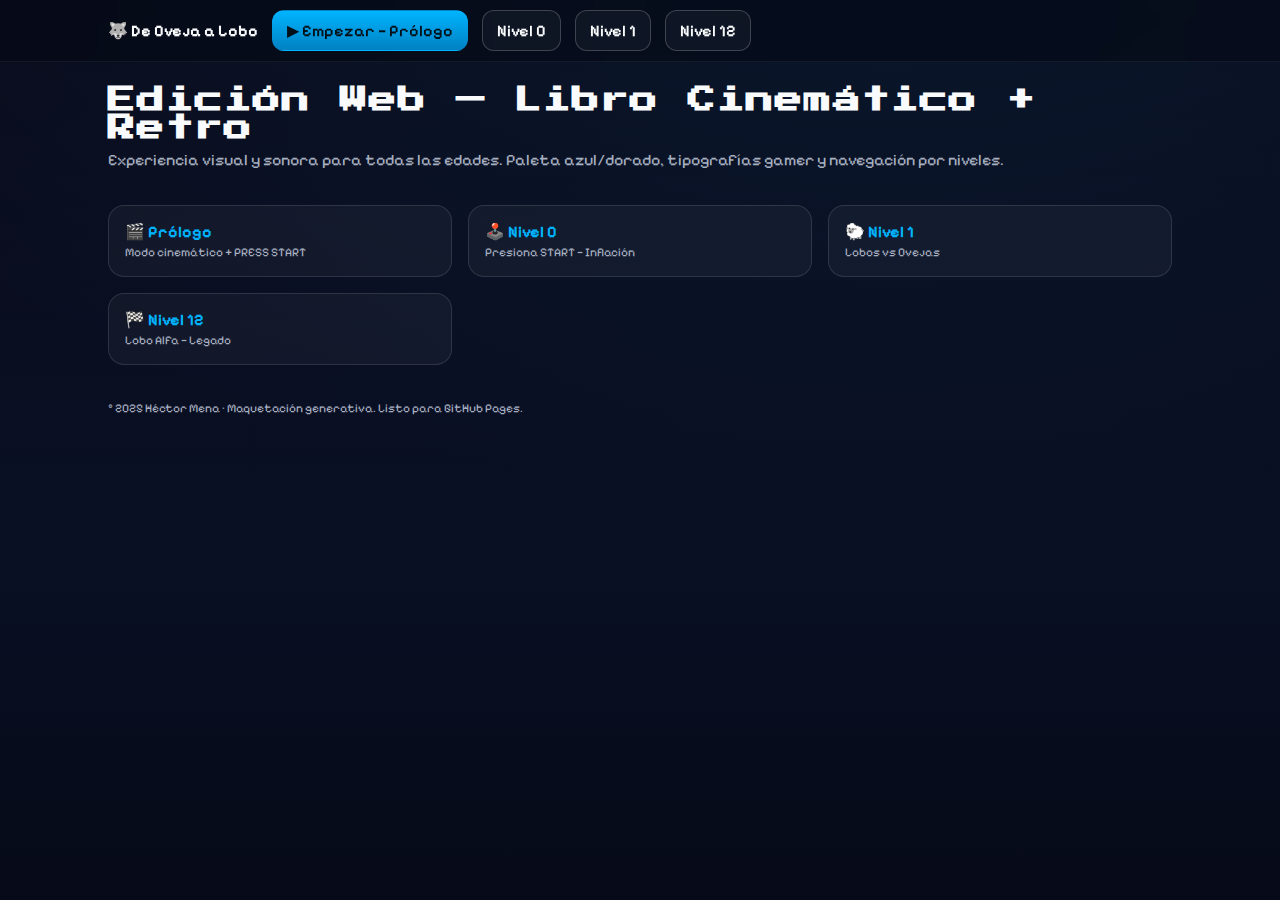
<file: index.html>
<!doctype html>
<html lang="es">
<head>
<meta charset="utf-8"/>
<meta name="viewport" content="width=device-width, initial-scale=1"/>
<title>De Oveja a Lobo — Edición Web</title>
<link rel="stylesheet" href="assets/css/style.css"/>
</head>
<body>
  <div class="navbar">
    <div class="wrap">
      <strong>🐺 De Oveja a Lobo</strong>
      <a class="btn primary" href="levels/prologo.html">▶ Empezar — Prólogo</a>
      <a class="btn" href="levels/nivel-0.html">Nivel 0</a>
      <a class="btn" href="levels/nivel-1.html">Nivel 1</a>
      <a class="btn" href="levels/nivel-12.html">Nivel 12</a>
    </div>
  </div>

  <header class="header">
    <h1>Edición Web — Libro Cinemático + Retro</h1>
    <p>Experiencia visual y sonora para todas las edades. Paleta azul/dorado, tipografías gamer y navegación por niveles.</p>
  </header>

  <main class="hero">
    <div class="grid">
      <a class="level-link" href="levels/prologo.html"><strong>🎬 Prólogo</strong><br/><span class="small">Modo cinemático + PRESS START</span></a>
      <a class="level-link" href="levels/nivel-0.html"><strong>🕹️ Nivel 0</strong><br/><span class="small">Presiona START — Inflación</span></a>
      <a class="level-link" href="levels/nivel-1.html"><strong>🐑 Nivel 1</strong><br/><span class="small">Lobos vs Ovejas</span></a>
      <a class="level-link" href="levels/nivel-12.html"><strong>🏁 Nivel 12</strong><br/><span class="small">Lobo Alfa — Legado</span></a>
    </div>
  </main>

  <footer class="footer">© 2025 Héctor Mena · Maquetación generativa. Listo para GitHub Pages.</footer>
</body>
</html>
</file>
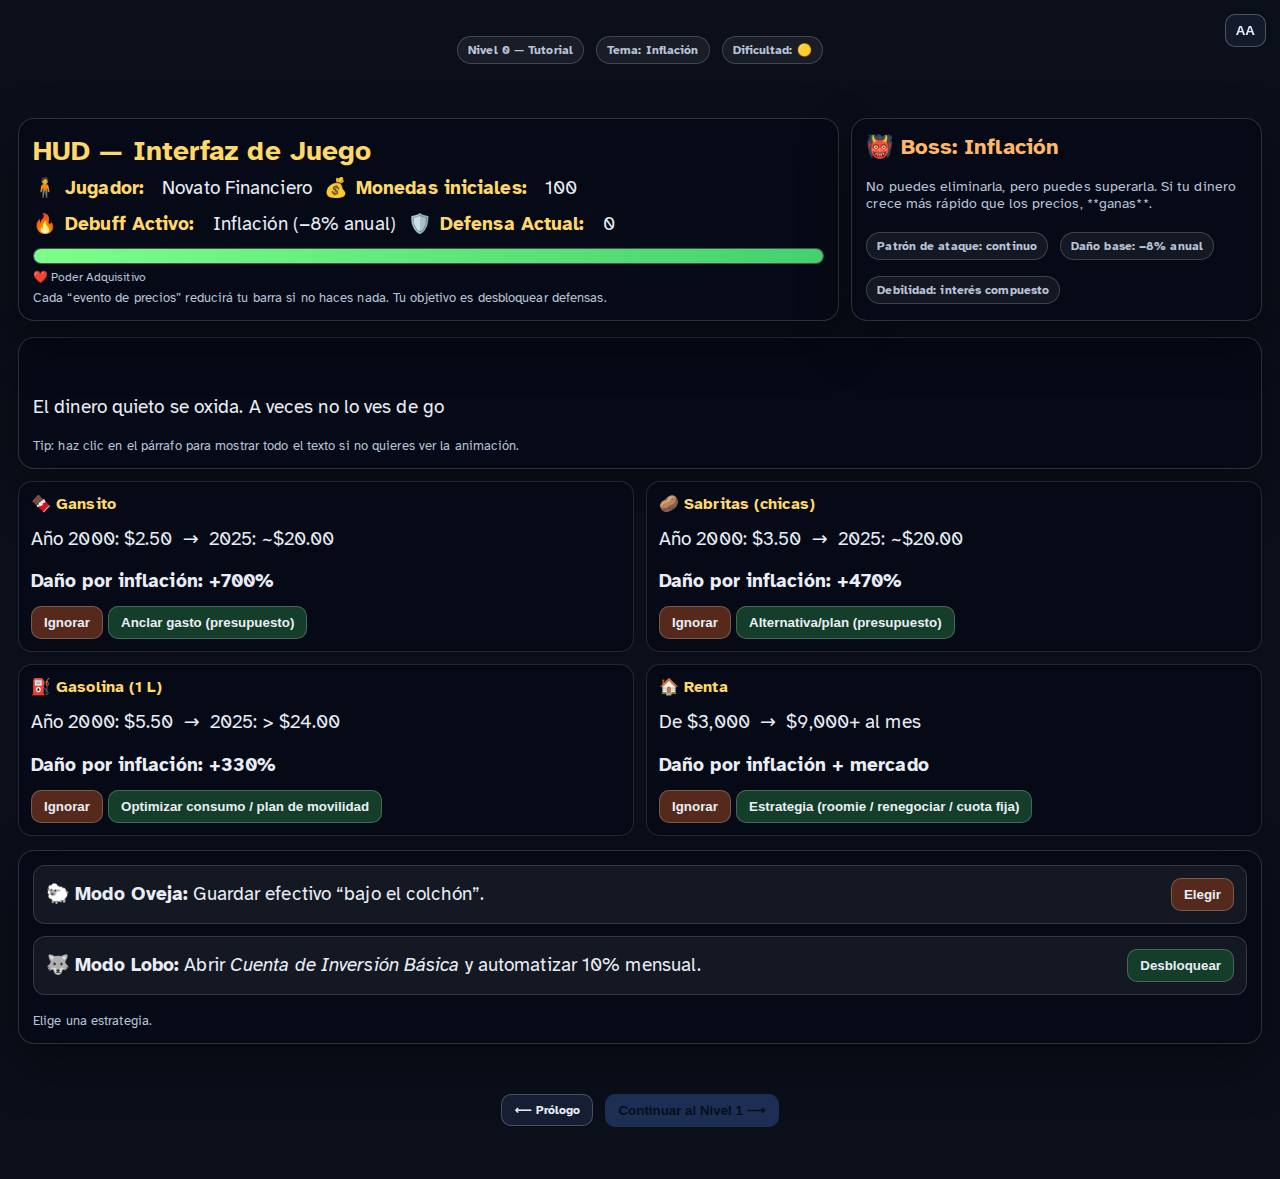
<file: levels/nivel-0.html>
<!doctype html>
<html lang="es">
<head>
<meta charset="utf-8"/>
<meta name="viewport" content="width=device-width, initial-scale=1"/>
<title>Nivel 0 — El Ladrón Silencioso (Inflación)</title>

<link href="https://fonts.googleapis.com/css2?family=Atkinson+Hyperlegible:wght@400;700&display=swap" rel="stylesheet">
<link rel="stylesheet" href="../assets/css/style.css"/>

<style>
:root{ --ink:#E9EEF6; --muted:#B9C4D8; --gold:#FFD86A; --cyan:#86E7FF; --hp:#7CFF8A; --hpLow:#FF6B6B; --panel:rgba(6,10,22,.90); --panelHC:#05070D; }
html{ font-size:18px } @media (min-width:1024px){ html{ font-size:19px } }
body{ font-family:"Atkinson Hyperlegible", system-ui, -apple-system, "Segoe UI", Roboto, Arial, sans-serif; color:var(--ink); -webkit-font-smoothing:antialiased; -moz-osx-font-smoothing:grayscale; letter-spacing:.1px; background:#0a0f1a }
.page{min-height:100vh; display:grid; grid-template-rows:auto 1fr auto}
.header, .footer{padding:12px 16px}
.main{padding:18px}

/* HUD */
.hud{display:grid; gap:12px; grid-template-columns:1fr; margin-bottom:16px}
@media(min-width:900px){ .hud{grid-template-columns: 2fr 1fr} }
.card{background:var(--panel); border:1px solid rgba(255,255,255,.16); border-radius:16px; padding:14px 14px; box-shadow:0 20px 50px rgba(0,0,0,.38)}
body.hc .card{background:var(--panelHC); border-color:#3A4A74}
.hud h1{font-size: clamp(20px,3vw,28px); color:var(--gold); margin:0 0 8px}
.row{display:flex; align-items:center; gap:12px; flex-wrap:wrap}
.badge{font-weight:700; font-size:12px; padding:6px 10px; border-radius:999px; border:1px solid rgba(255,255,255,.18); background:rgba(255,255,255,.06); color:var(--muted)}
.stat{display:flex; gap:8px; align-items:center}
.stat b{color:var(--gold)}
.sep{height:12px}

/* HP Bar */
.hpBar{position:relative; height:16px; background:rgba(255,255,255,.1); border:1px solid rgba(255,255,255,.2); border-radius:999px; overflow:hidden}
.hpFill{height:100%; width:100%; background:linear-gradient(90deg, var(--hp), #44d16c); transition:width .8s ease}
.hpFill.low{background:linear-gradient(90deg, var(--hpLow), #ff946b)}
.hpLabel{font-size:12px; color:var(--muted); margin-top:6px}

/* Boss */
.boss{display:grid; gap:10px}
.boss h2{margin:0; color:#ffb86b; font-size: clamp(18px,2.2vw,22px)}
.bossNote{font-size:14px; color:var(--muted)}

/* Paneles de evento */
.events{display:grid; gap:12px; grid-template-columns:1fr}
@media(min-width:900px){ .events{grid-template-columns:1fr 1fr} }
.event{background:var(--panel); border:1px solid rgba(255,255,255,.12); border-radius:14px; padding:12px}
.event h3{margin:0 0 6px; font-size:16px; color:var(--gold)}
.event p{margin:8px 0; line-height:1.8}
.event .delta{font-weight:700}
.event .act{margin-top:8px}

/* Choices */
.choices{display:grid; gap:12px; margin-top:14px}
.choice{display:flex; justify-content:space-between; align-items:center; gap:12px; background:rgba(255,255,255,.06); border:1px solid rgba(255,255,255,.14); border-radius:12px; padding:12px}
.choice p{margin:0}
.choice .do{display:flex; gap:8px; align-items:center}
.btn{border:1px solid rgba(255,255,255,.22); background:#151e33; color:var(--ink); border-radius:10px; padding:8px 12px; cursor:pointer; font-weight:700}
.btn:hover{background:#1a2642}
.btn.primary{background:#1c2e54}
.btn.go{background:#143d2a}
.btn.warn{background:#552a1c}
.notice{font-size:13px; color:var(--muted); margin-top:6px}

/* Footer nav */
.navRow{display:flex; justify-content:space-between; align-items:center; gap:12px}

/* AA button */
.aa{ position: fixed; top: 14px; right: 14px; z-index: 9999; padding: 8px 10px; border-radius: 10px; border: 1px solid rgba(255,255,255,.25); background: rgba(20,28,48,.85); color: #E9EEF6; font-weight: 700; cursor: pointer;}
.aa:hover{ background: rgba(20,28,48,.98); }

/* Typewriter utility */
.typewriter{white-space:pre-wrap}
.tip{font-size:13px; color:var(--muted)}
</style>
</head>
<body>
<button id="toggleAA" class="aa" aria-pressed="false" title="Alto contraste y tamaño de texto">AA</button>

<!-- Audio -->
<audio id="bgIntro"   src="../assets/sounds/game_music.wav" preload="auto" loop></audio>
<audio id="bgRetro"   src="../assets/sounds/retro_loop.wav"   preload="auto" loop></audio>
<audio id="sfxType"   src="../assets/sounds/typewriter.mp3"  preload="auto"></audio>
<audio id="sfxBeep"   src="../assets/sounds/start_beep.wav"   preload="auto"></audio>
<audio id="sfxGlitch" src="../assets/sounds/transition_glitch.wav" preload="auto"></audio>
<audio id="sfxWin"    src="../assets/sounds/win_jingle.wav"   preload="auto"></audio>

<div class="page">
  <header class="header">
    <div class="row">
      <span class="badge">Nivel 0 — Tutorial</span>
      <span class="badge">Tema: Inflación</span>
      <span class="badge">Dificultad: 🟡</span>
    </div>
  </header>

  <main class="main">
    <!-- HUD -->
    <section class="hud">
      <div class="card">
        <h1>HUD — Interfaz de Juego</h1>
        <div class="row">
          <div class="stat">🧍 <b>Jugador:</b>&nbsp; Novato Financiero</div>
          <div class="stat">💰 <b>Monedas iniciales:</b>&nbsp; 100</div>
          <div class="stat">🔥 <b>Debuff Activo:</b>&nbsp; Inflación (−8% anual)</div>
          <div class="stat">🛡️ <b>Defensa Actual:</b>&nbsp; 0</div>
        </div>
        <div class="sep"></div>
        <div class="hpBar" aria-label="Poder adquisitivo (barra de vida)">
          <div id="hpFill" class="hpFill" style="width:100%"></div>
        </div>
        <div class="hpLabel">❤️ Poder Adquisitivo</div>
        <div class="notice">Cada “evento de precios” reducirá tu barra si no haces nada. Tu objetivo es desbloquear defensas.</div>
      </div>

      <div class="card boss">
        <h2>👹 Boss: Inflación</h2>
        <div class="bossNote">No puedes eliminarla, pero puedes superarla. Si tu dinero crece más rápido que los precios, **ganas**.</div>
        <div class="row">
          <span class="badge">Patrón de ataque: continuo</span>
          <span class="badge">Daño base: −8% anual</span>
          <span class="badge">Debilidad: interés compuesto</span>
        </div>
      </div>
    </section>

    <!-- Narrativa breve -->
    <section class="card">
      <p id="introText" class="typewriter">
El dinero quieto se oxida. A veces no lo ves de golpe, pero lo sientes en el OXXO, en la gasolinera, en la renta.
Tu primera misión no es “ganar más” — es **dejar de perder**.
      </p>
      <div class="tip">Tip: haz clic en el párrafo para mostrar todo el texto si no quieres ver la animación.</div>
    </section>

    <div class="sep"></div>

    <!-- Eventos de precios -->
    <section class="events">
      <div class="event">
        <h3>🍫 Gansito</h3>
        <p>Año 2000: $2.50 &nbsp;→&nbsp; 2025: ~$20.00</p>
        <p class="delta">Daño por inflación: +700%</p>
        <div class="act">
          <button class="btn warn" data-damage="10">Ignorar</button>
          <button class="btn go"   data-shield="5">Anclar gasto (presupuesto)</button>
        </div>
      </div>

      <div class="event">
        <h3>🥔 Sabritas (chicas)</h3>
        <p>Año 2000: $3.50 &nbsp;→&nbsp; 2025: ~$20.00</p>
        <p class="delta">Daño por inflación: +470%</p>
        <div class="act">
          <button class="btn warn" data-damage="10">Ignorar</button>
          <button class="btn go"   data-shield="5">Alternativa/plan (presupuesto)</button>
        </div>
      </div>

      <div class="event">
        <h3>⛽ Gasolina (1 L)</h3>
        <p>Año 2000: $5.50 &nbsp;→&nbsp; 2025: > $24.00</p>
        <p class="delta">Daño por inflación: +330%</p>
        <div class="act">
          <button class="btn warn" data-damage="15">Ignorar</button>
          <button class="btn go"   data-shield="8">Optimizar consumo / plan de movilidad</button>
        </div>
      </div>

      <div class="event">
        <h3>🏠 Renta</h3>
        <p>De $3,000 &nbsp;→&nbsp; $9,000+ al mes</p>
        <p class="delta">Daño por inflación + mercado</p>
        <div class="act">
          <button class="btn warn" data-damage="18">Ignorar</button>
          <button class="btn go"   data-shield="10">Estrategia (roomie / renegociar / cuota fija)</button>
        </div>
      </div>
    </section>

    <!-- Decisión -->
    <section class="card choices">
      <div class="choice">
        <p>🐑 <b>Modo Oveja:</b> Guardar efectivo “bajo el colchón”.</p>
        <div class="do">
          <button class="btn warn" id="btnSheep">Elegir</button>
        </div>
      </div>
      <div class="choice">
        <p>🐺 <b>Modo Lobo:</b> Abrir <i>Cuenta de Inversión Básica</i> y automatizar 10% mensual.</p>
        <div class="do">
          <button class="btn go" id="btnWolf">Desbloquear</button>
        </div>
      </div>
      <div class="notice" id="resultMsg">Elige una estrategia.</div>
    </section>
  </main>

  <footer class="footer">
    <div class="navRow">
      <a class="btn" href="prologo.html">⟵ Prólogo</a>
      <button class="btn primary" id="nextLevel" disabled>Continuar al Nivel 1 ⟶</button>
    </div>
  </footer>
</div>

<script>
/* Audio gesture */
let audioReady=false;
const bgIntro   = document.getElementById('bgIntro');
const bgRetro   = document.getElementById('bgRetro');
const sfxType   = document.getElementById('sfxType');
const sfxBeep   = document.getElementById('sfxBeep');
function tryPlay(a){ a && a.play && a.play().catch(()=>{}); }
function playOnce(a){ if(!a) return; try{ a.currentTime=0; a.play(); }catch(e){} }
document.addEventListener('click', ()=>{ if(!audioReady){ audioReady=true; tryPlay(bgRetro);} }, {once:true});

/* Typewriter with click-to-skip */
const introText = document.getElementById('introText');
const introRaw  = introText.textContent;
introText.textContent = "";
const speed = 14;
function typeWriter(el, text, idx=0){
  if(idx===0 && audioReady) playOnce(sfxType);
  if(idx<text.length){
    el.innerHTML += text[idx] === "\n" ? "<br/>" : text[idx];
    setTimeout(()=>typeWriter(el,text,idx+1),speed);
  }
}
typeWriter(introText, introRaw);
introText.addEventListener('click', ()=>{ introText.innerHTML = introRaw.replaceAll("\n","<br/>"); }, {once:true});

/* HP logic */
let hp = 100;
let shield = 0;
const hpFill = document.getElementById('hpFill');
function renderHP(){
  const w = Math.max(0, Math.min(100, hp));
  hpFill.style.width = w + "%";
  if (w <= 35){ hpFill.classList.add('low'); } else { hpFill.classList.remove('low'); }
}
renderHP();

function takeDamage(d){ 
  const absorb = Math.min(shield, d);
  d -= absorb;
  shield -= absorb;
  hp -= d;
  renderHP();
}
function addShield(s){ shield += s; }

/* Event buttons */
document.querySelectorAll('.event .btn.warn').forEach(b=>{
  b.addEventListener('click', ()=>{
    const dmg = Number(b.dataset.damage||"10");
    takeDamage(dmg);
    b.disabled = true;
  });
});
document.querySelectorAll('.event .btn.go').forEach(b=>{
  b.addEventListener('click', ()=>{
    const sh = Number(b.dataset.shield||"5");
    addShield(sh);
    b.disabled = true;
    playOnce(sfxBeep);
  });
});

/* Choices */
const resultMsg = document.getElementById('resultMsg');
const btnSheep = document.getElementById('btnSheep');
const btnWolf  = document.getElementById('btnWolf');
const nextBtn  = document.getElementById('nextLevel');

btnSheep.addEventListener('click', ()=>{
  takeDamage(20); // perder vs inflación
  resultMsg.innerHTML = "Elegiste 🐑 Modo Oveja. El efectivo pierde valor con el tiempo. <br>Tip: pasa al Modo Lobo para desbloquear defensa.";
});

btnWolf.addEventListener('click', ()=>{
  addShield(25); // cuenta de inversión básica
  resultMsg.textContent = "¡Modo 🐺 Lobo activado! Desbloqueaste: Cuenta de Inversión Básica (+25 de defensa).";
  nextBtn.disabled = false;
  playOnce(sfxBeep);
});

/* Next level (ajusta la ruta del nivel 1 si la tienes) */
nextBtn.addEventListener('click', ()=>{
  // ejemplo: levels/nivel-1.html (cámbialo si tu estructura es distinta)
  window.location.href = "nivel-1.html";
});

/* AA toggle */
const aa = document.getElementById('toggleAA');
if (aa){
  const saved = localStorage.getItem('hc') === 'true';
  if (saved) document.body.classList.add('hc');
  aa.setAttribute('aria-pressed', saved ? 'true' : 'false');
  aa.addEventListener('click', ()=>{
    document.body.classList.toggle('hc');
    const on = document.body.classList.contains('hc');
    localStorage.setItem('hc', on);
    aa.setAttribute('aria-pressed', on ? 'true' : 'false');
  });
}
</script>
</body>
</html>
</file>
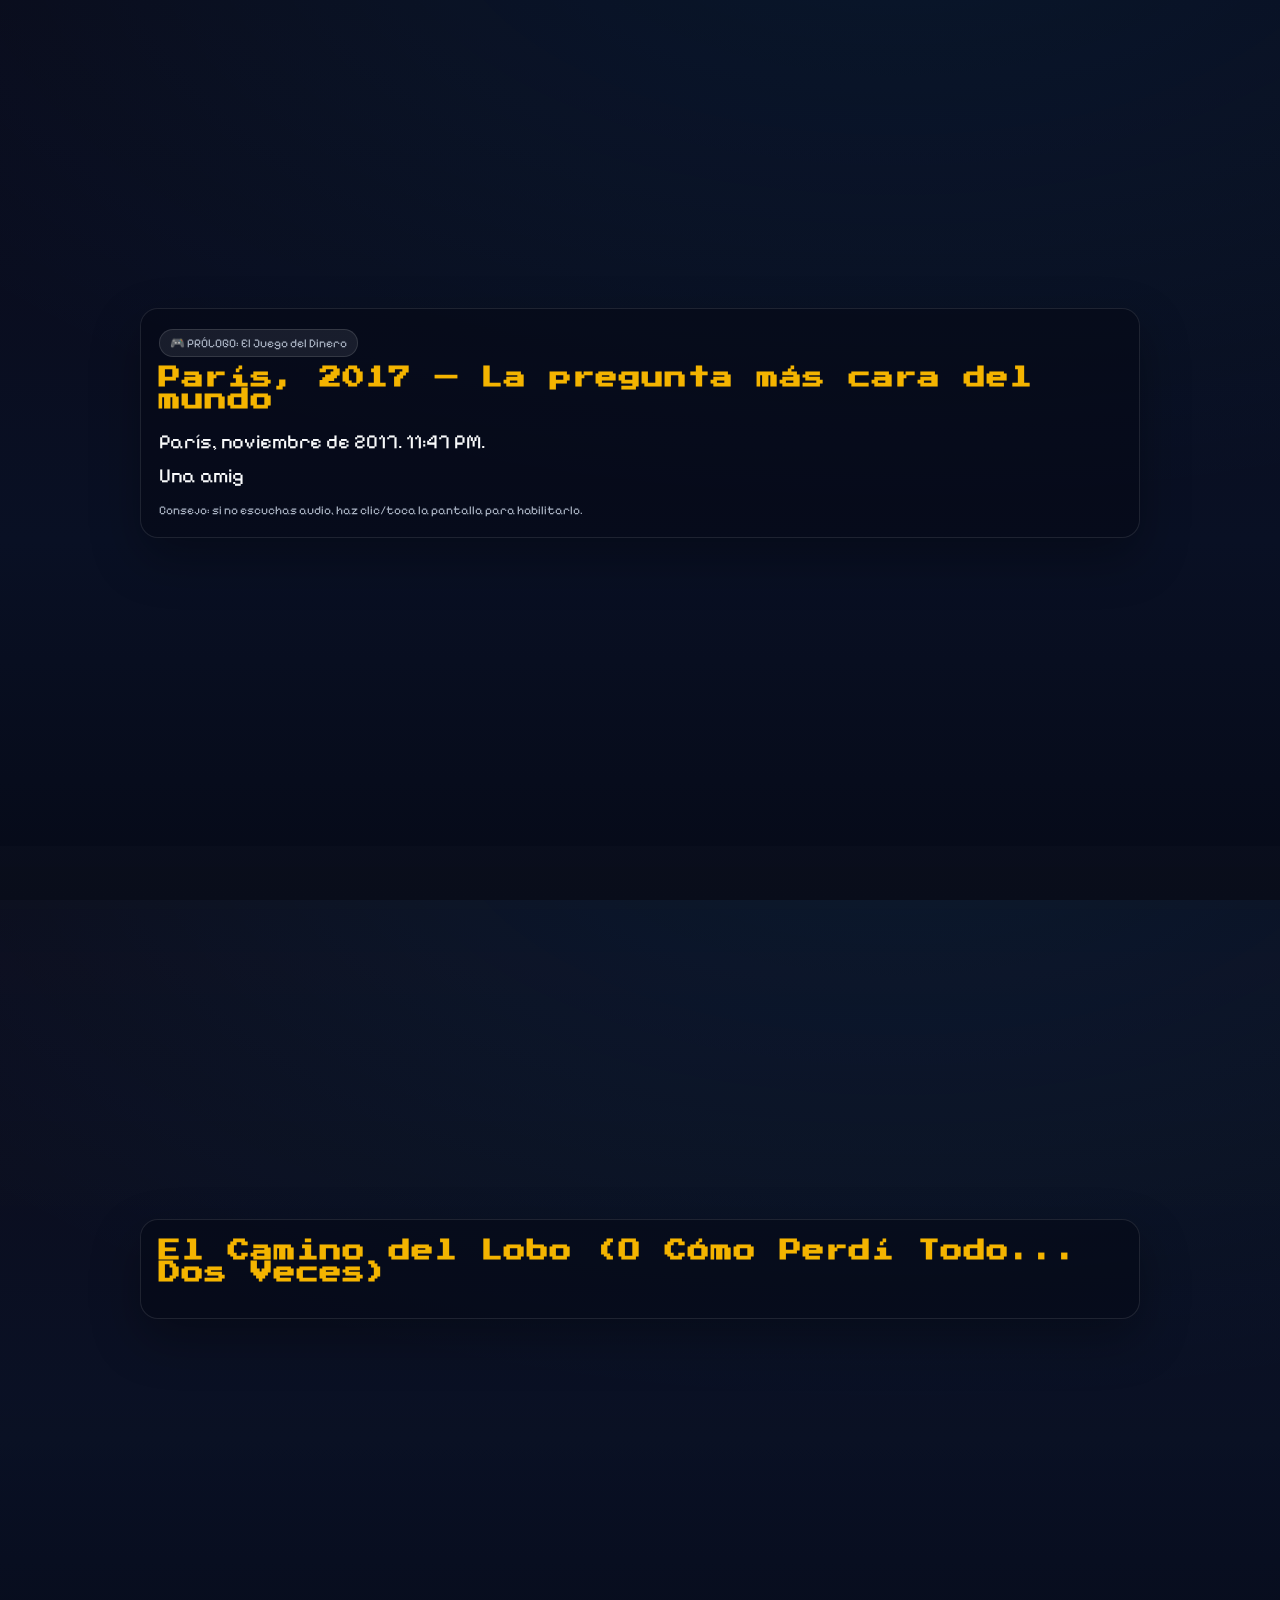
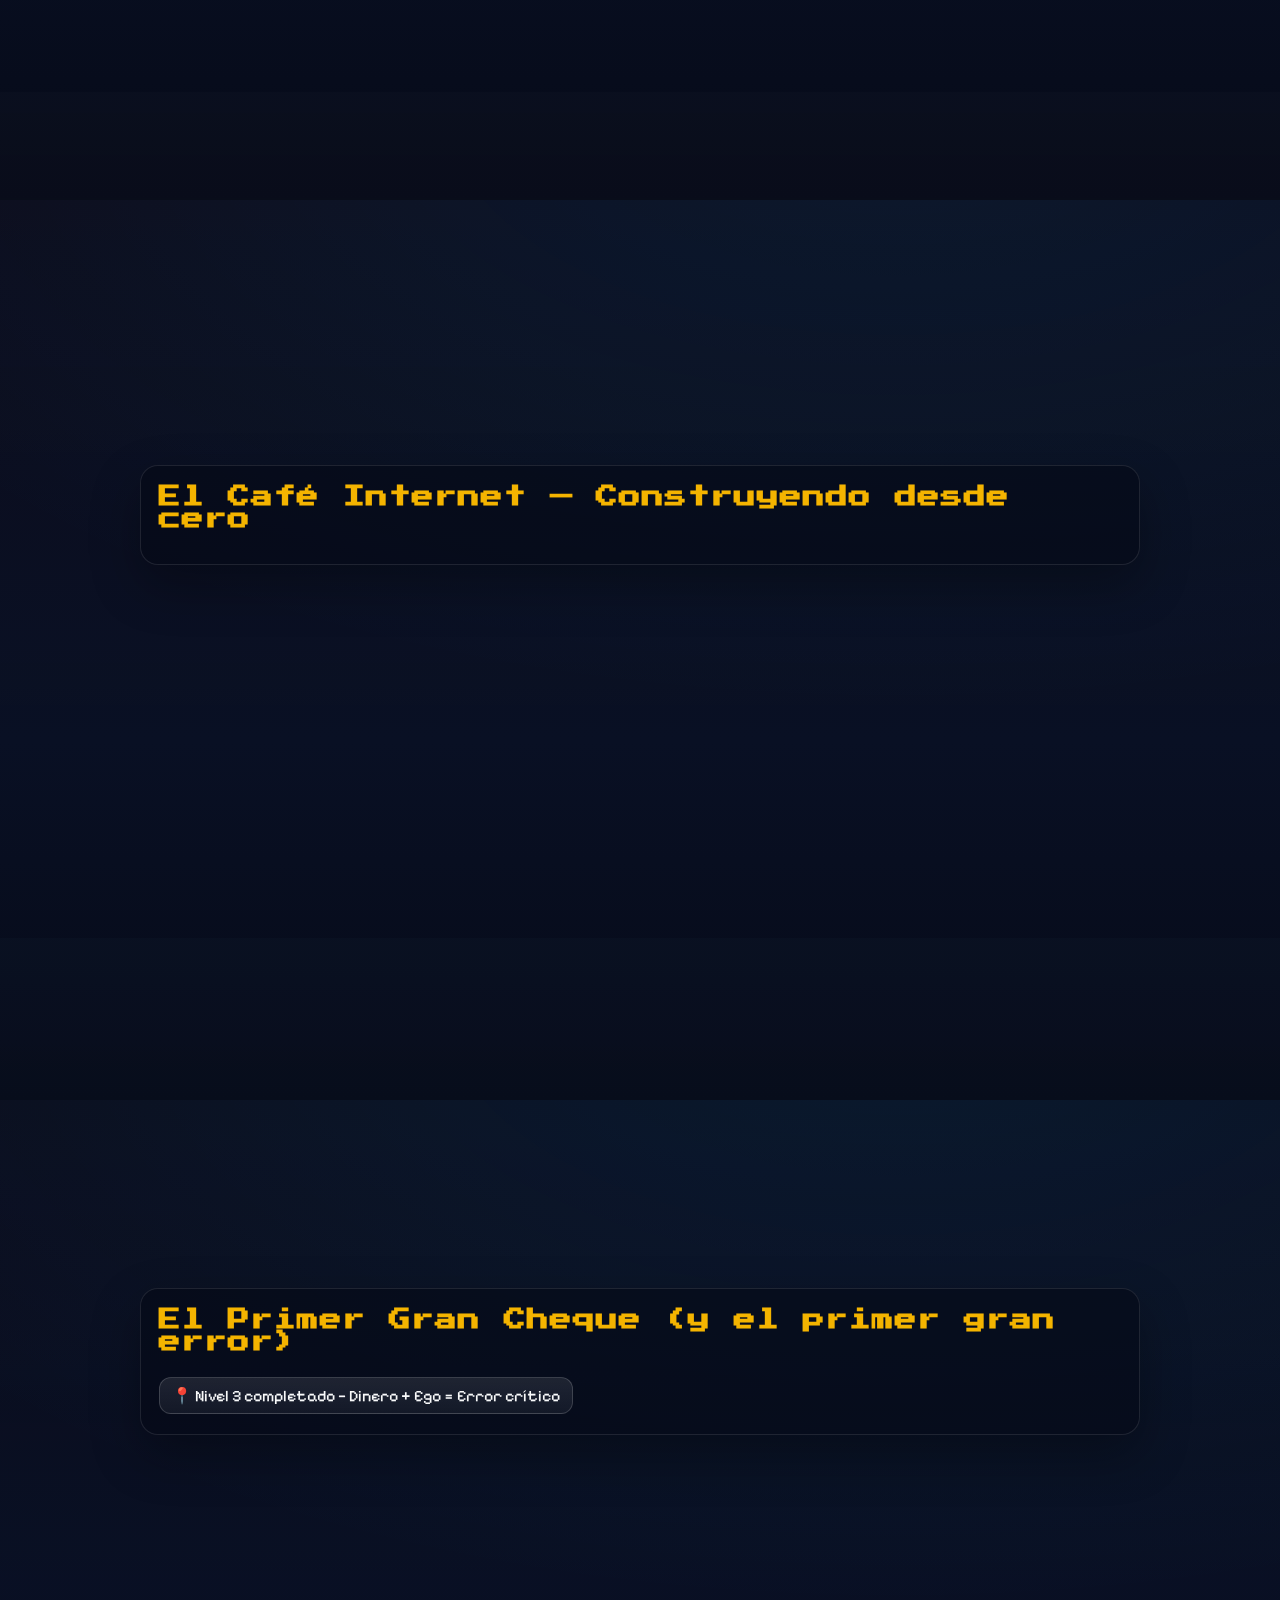
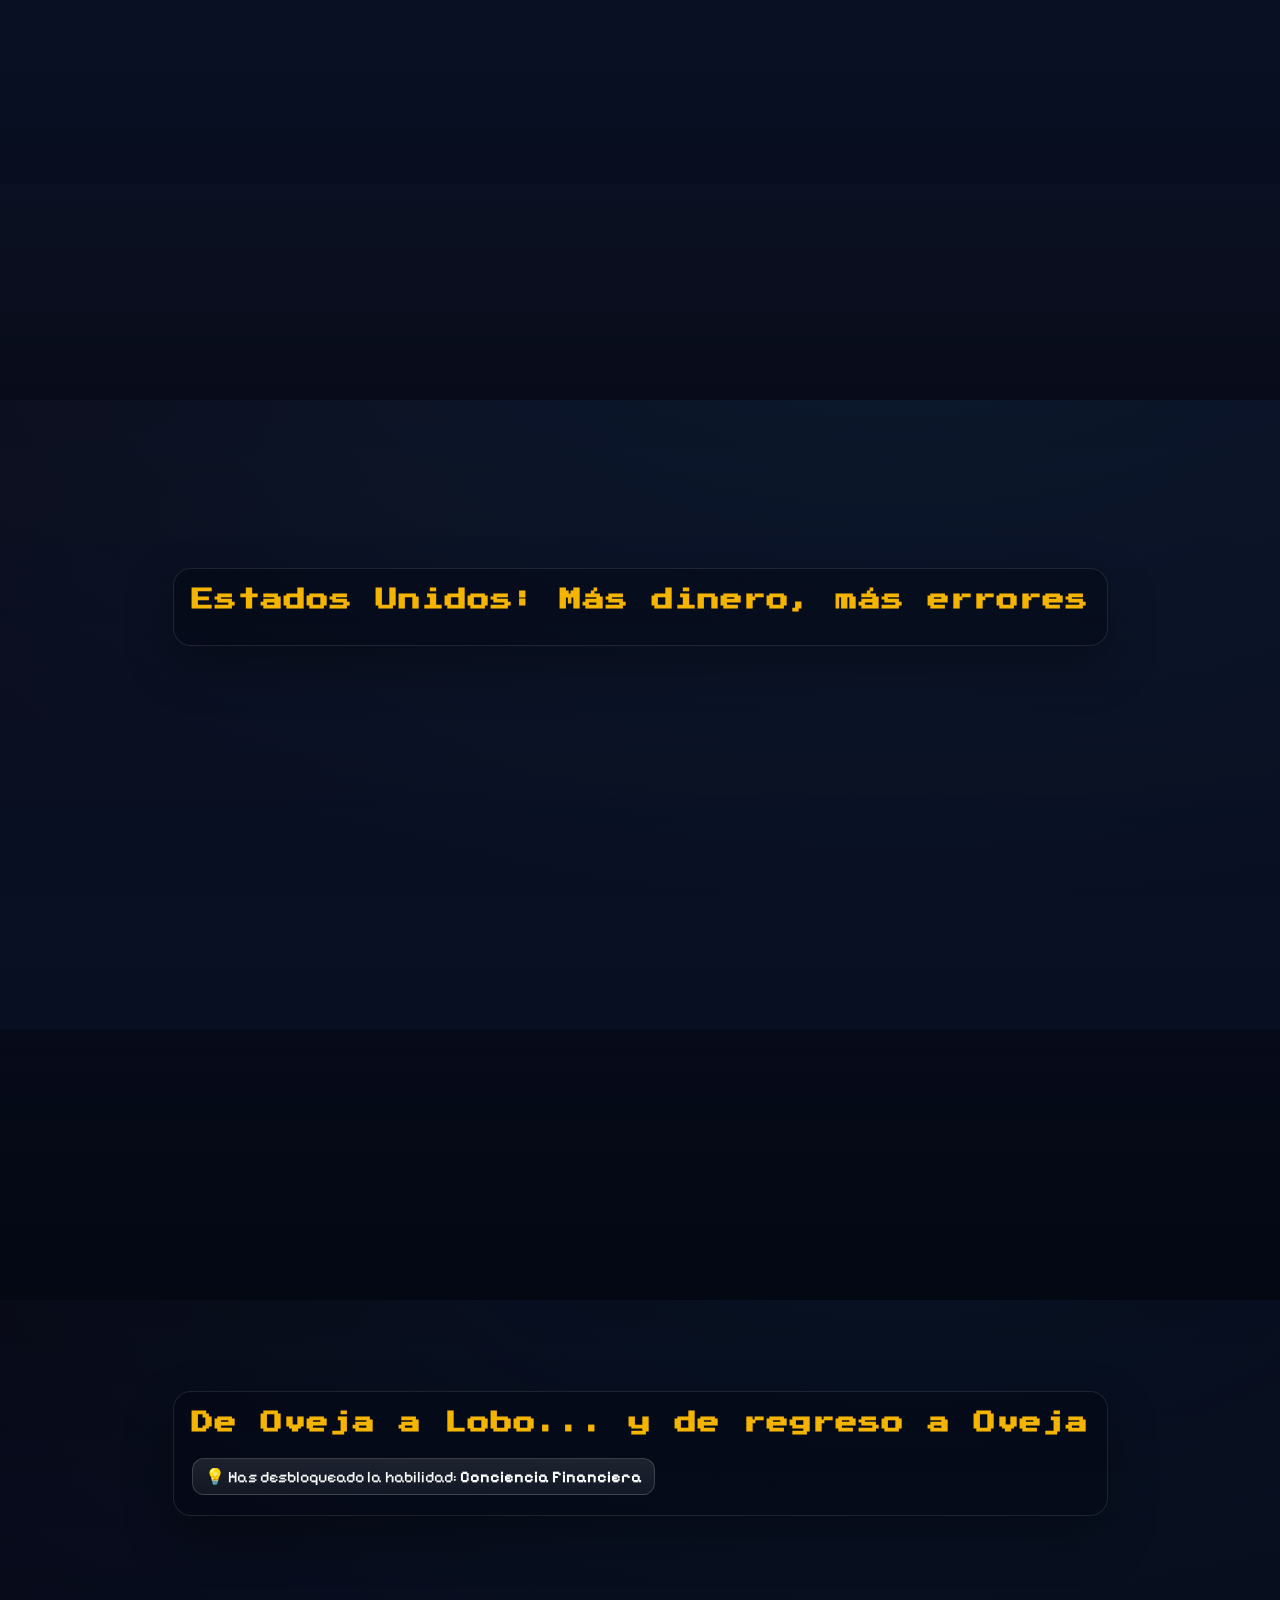
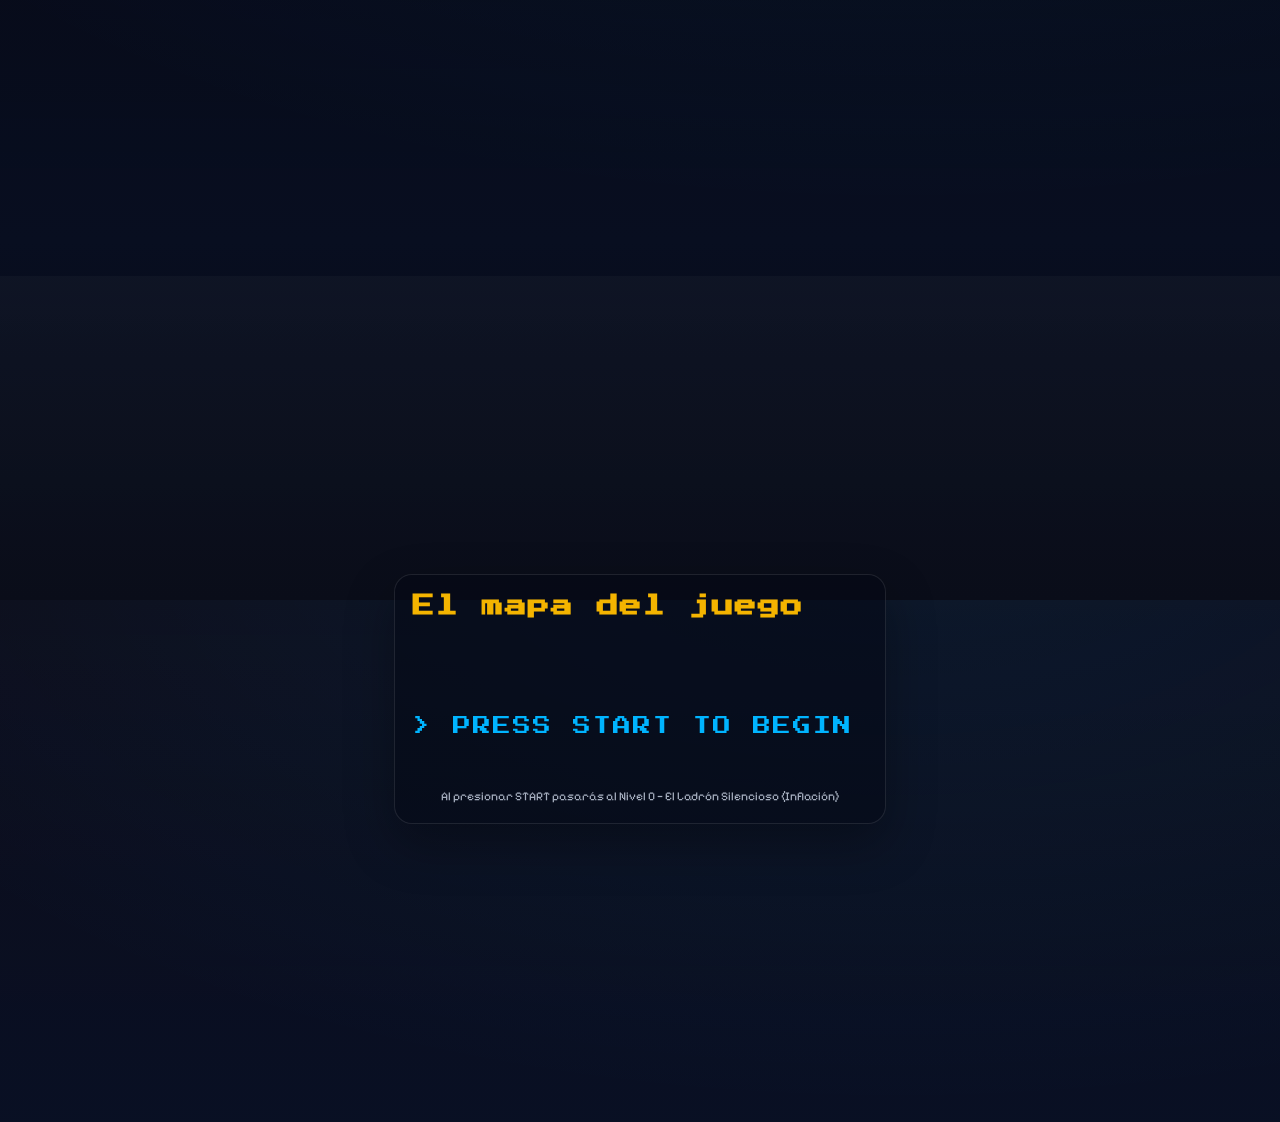
<file: levels/prologo_hibrido_levels_prologo.html>
<!doctype html>
<html lang="es">
<head>
<meta charset="utf-8"/>
<meta name="viewport" content="width=device-width, initial-scale=1"/>
<title>Prólogo — El Juego del Dinero (Híbrido Cinemático)</title>
<link rel="stylesheet" href="../assets/css/style.css"/>
<style>
.scene {min-height: 94vh; display: grid; place-items: center; position: relative; padding: 32px 18px;}
.scene .panel {max-width: 1000px; background: rgba(4,8,20,.55); border: 1px solid rgba(255,255,255,.10); border-radius: 18px; padding: 20px 18px; box-shadow: 0 20px 50px rgba(0,0,0,.30)}
.scene h2 {font-family:'Press Start 2P', monospace; color: var(--gold); font-size: clamp(16px,2.6vw,22px); letter-spacing: 1px; margin: 0 0 14px}
.scene p {font-size: clamp(16px,2.2vw,20px); line-height: 1.7; margin: 10px 0}
.subtle {color: var(--muted); font-size: 14px}
.bg-city:before, .bg-paper:before, .bg-blue:before, .bg-map:before, .bg-dark:before {
  content:""; position:absolute; inset:0; z-index:-1; opacity:.22; background-size:cover; background-position:center; filter: grayscale(60%) contrast(1.05) brightness(.8);
}
.bg-city:before {background-image:url('https://images.unsplash.com/photo-1502602898657-3e91760cbb34?q=80&w=2000&auto=format&fit=crop');}
.bg-paper:before {background-image:linear-gradient(180deg, rgba(255,255,255,.08), rgba(255,255,255,0)), url('https://images.unsplash.com/photo-1519681393784-d120267933ba?q=80&w=2000&auto=format&fit=crop');}
.bg-blue:before {background-image:linear-gradient(180deg, rgba(0,180,255,.16), rgba(0,180,255,0)), url('https://images.unsplash.com/photo-1535223289827-42f1e9919769?q=80&w=2000&auto=format&fit=crop');}
.bg-map:before {background-image:linear-gradient(180deg, rgba(244,180,0,.18), rgba(244,180,0,0)), url('https://images.unsplash.com/photo-1455390582262-044cdead277a?q=80&w=2000&auto=format&fit=crop');}
.bg-dark:before {background-image:linear-gradient(180deg, rgba(0,0,0,.35), rgba(0,0,0,0.15)); opacity:.65}
.typewriter {white-space:pre-wrap}
.kicker {display:inline-block; padding:6px 10px; border-radius:999px; background:rgba(255,255,255,.08); border:1px solid rgba(255,255,255,.12); font-size:12px; color:var(--muted); margin-bottom:10px}
.achv {display:inline-block; padding:8px 12px; border-radius:12px; background:linear-gradient(180deg, rgba(255,255,255,.10), rgba(255,255,255,.06)); border:1px solid rgba(255,255,255,.16); margin-top:10px}
.center {text-align:center}
#pressStart {display:grid; place-items:center; padding:40px 0}
#pressStart .msg {font-family:'Press Start 2P', monospace; font-size:clamp(14px,2.4vw,18px); letter-spacing:2px; color:var(--cyan)}
.cursor{display:inline-block;width:10px;background:var(--ink);animation:blink 1s steps(1,end) infinite;margin-left:4px}
@keyframes blink{50%{opacity:0}}
.flash{position:fixed; inset:0; background:#fff; opacity:0; pointer-events:none; transition:opacity .25s ease}
.flash.on{opacity:1}
.small{font-size:12px; color:var(--muted)}
.sep{height:18px}
</style>
</head>
<body>

<audio id="sfxType" src="../assets/sounds/typewriter.mp3" preload="auto"></audio>
<audio id="sfxBeep" src="../assets/sounds/start_beep.wav" preload="auto"></audio>
<audio id="sfxGlitch" src="../assets/sounds/transition_glitch.wav" preload="auto"></audio>
<audio id="bgIntro" src="../assets/sounds/game_music.wav" preload="auto" loop></audio>
<audio id="bgRetro" src="../assets/sounds/retro_loop.wav" preload="auto" loop></audio>
<audio id="sfxWin" src="../assets/sounds/win_jingle.wav" preload="auto"></audio>

<div class="flash" id="flash"></div>

<section class="scene bg-city" id="sc1">
  <div class="panel">
    <div class="kicker">🎮 PRÓLOGO: El Juego del Dinero</div>
    <h2>París, 2017 — La pregunta más cara del mundo</h2>
    <p class="typewriter" id="tw1"></p>
    <div class="small">Consejo: si no escuchas audio, haz clic/toca la pantalla para habilitarlo.</div>
  </div>
</section>

<section class="scene bg-paper" id="sc2">
  <div class="panel">
    <h2>El Camino del Lobo (O Cómo Perdí Todo... Dos Veces)</h2>
    <p id="tw2" class="typewriter"></p>
  </div>
</section>

<section class="scene bg-paper" id="sc3">
  <div class="panel">
    <h2>El Café Internet — Construyendo desde cero</h2>
    <p id="tw3" class="typewriter"></p>
  </div>
</section>

<section class="scene bg-blue" id="sc4">
  <div class="panel">
    <h2>El Primer Gran Cheque (y el primer gran error)</h2>
    <p id="tw4" class="typewriter"></p>
    <div class="achv">📍 Nivel 3 completado — Dinero + Ego = Error crítico</div>
  </div>
</section>

<section class="scene bg-paper" id="sc5">
  <div class="panel">
    <h2>Estados Unidos: Más dinero, más errores</h2>
    <p id="tw5" class="typewriter"></p>
  </div>
</section>

<section class="scene bg-dark" id="sc6">
  <div class="panel">
    <h2>De Oveja a Lobo... y de regreso a Oveja</h2>
    <p id="tw6" class="typewriter"></p>
    <div class="achv">💡 Has desbloqueado la habilidad: <strong>Conciencia Financiera</strong></div>
  </div>
</section>

<section class="scene bg-map" id="sc7">
  <div class="panel">
    <h2>El mapa del juego</h2>
    <p id="tw7" class="typewriter"></p>
    <div class="sep"></div>
    <div class="center">
      <div id="pressStart" class="center">
        <div class="msg">&gt; PRESS START TO BEGIN<span class="cursor"></span></div>
      </div>
    </div>
    <div class="center small">Al presionar START pasarás al Nivel 0 — El Ladrón Silencioso (Inflación)</div>
  </div>
</section>

<script>
const T1 = `París, noviembre de 2017. 11:47 PM.
Una amiga me hizo la pregunta más costosa de mi vida.
—¿Por qué no te quedas aquí conmigo?
Yo tenía 25 años, había viajado por Europa durante meses, y en ese momento, en un pequeño apartamento parisino, me di cuenta de algo que me heló la sangre: No tenía respuesta.
No porque no quisiera quedarme. Sino porque mi plan de vida no funcionaba. Mi cerebro entró en pánico.
Empecé a preguntarme: Si mi cuerpo tiene que estar en México para generar ingresos, ¿cómo podría vivir en París? ¿Cómo le hace toda esa gente que se la pasa viajando? ¿Qué saben ellos que yo no sé?
Y entonces, di con la pregunta que lo cambiaría todo:
"¿Cómo se construye una fuente de ingresos que no dependa de dónde estoy físicamente?"`;

const T2 = `Mi historia no es la del genio que invirtió $1,000 y se hizo millonario.
Es la del tipo que:
A los 17 años tuvo a su primera hija y no tenía ni para el camión. Me regalaron una bicicleta y cada peso que me ahorraba de transporte público iba para la casa. Llegaba sudado y cansado a la escuela, pero ese era el precio.
En la preparatoria estudiaba electricidad y computación al mismo tiempo. Arreglaba computadoras para ganar dinero. A veces reparaba instalaciones eléctricas domésticas, incluso fui aprendiz en trabajos industriales. Lo que más me dejaba era arreglar computadoras y cosas eléctricas.
Cuando me gradué de la prepa, ya tenía certificaciones en electricidad y computación. Pero seguía sin carro. Usaba uno prestado de mi tía: feo, viejo, de batallas. Pero me llevaba a donde necesitaba.`;

const T3 = `En la universidad empecé a estudiar Derecho. Y con ayuda de mis padres, monté un café internet.
Clientes me regalaban computadoras viejas y piezas que no necesitaban. Yo las arreglaba. Mis padres me ayudaron con los muebles (los hicimos a mano). Hice toda la instalación informática: cableado, red, todo desde cero. Mis familiares pusieron la mano de obra.
Ese café internet pagó mis estudios universitarios y todos mis gastos.
Luego agregué un despacho jurídico en el segundo piso con ayuda de un compañero y maestros. Conseguía clientes gracias al café. Hacíamos mis prácticas profesionales. Nuestra primera gran victoria como abogados: ganamos $500,000 pesos. Pero el 30% era para nosotros; el resto lo repartimos con mi profesor y mi socio. Aún así, era más dinero del que había visto en mi vida.`;

const T4 = `Cuando terminé la universidad cerré el café internet. Empecé a trabajar en una empresa financiera como gestor de cobranza. Mi trabajo era gestionar deudas, ayudar a las personas a pagar. Trabajaba para dos empresas financieras y además tenía el despacho.
Ahí aprendí cómo funcionaba el interés compuesto, los créditos revolventes, todo el sistema financiero desde dentro.
Y entonces llegó mi primer cheque: $36,000 pesos mensuales.
Había trabajado toda mi vida arreglando computadoras, instalaciones eléctricas, el café internet. Nunca había visto tanto dinero junto.
¿Y qué hice?
Lo gasté.
Me compré una Kawasaki. Renté una casa pegada a la playa. Hacíamos fiestas casi todos los días. Tenía amigos de las financieras, abogados, de la universidad, de la prepa, del futbol, del club de motos. Mi vida social era... intensa.
Viajes, fiestas, mujeres. Pensaba en qué gastar el dinero, no en cómo ahorrarlo o invertirlo.
Ese fue mi primer gran error.`;

const T5 = `Me fui a Estados Unidos a estudiar inglés. Trabajé en empleos que no tenían nada que ver con ser abogado, pero el sueldo era mucho mejor que en México (y en México ya me iba bien).
Luego me metí en un negocio tipo Amazon con 10 socios. Nos empezó a ir muy bien.
Ahí empezaron las compras grandes:
• Un Toyota del año
• Una camioneta para mi esposa
• Otra Kawasaki
• Un Tesla
Tuve un accidente de pérdida total. El Toyota se lo regalé a Kiara. La camioneta para mi esposa. Pero seguí comprando.
Gasté en carros caros cuando pude haber comprado carros baratos.
Invertía apenas el 5% de lo que ganaba cuando pude haber invertido el 25%.
Regresé a México. Con mi socio Fernando (economista, maestro en 3 universidades) creamos una escuela online de inversión en bolsa. En esos años, menos del 1% de los mexicanos sabía qué era invertir en acciones. Éramos pioneros.
El dinero llegó. Y yo seguí sin leer el manual.`;

const T6 = `De Oveja a Lobo... y de Regreso a Oveja
En 2023 todo cambió.
Perdí casi todo.
Malas relaciones que me convencieron de invertir en negocios que no quería. Negocios que se fueron a pique. Cuentas de Bitcoin y otras inversiones que desaparecieron.
A los 32 años, volví a empezar desde cero.
Pero esta vez con algo que no tenía a los 17:
Conocimiento.
Había leído más de 200 libros. Había ganado bien y perdido fuerte. Había cometido errores de decenas de miles de dólares. Había estado arriba y abajo.
Y entendí algo que cambió todo:
No se trata de cuánto ganas. Se trata de cuánto sabes hacer con lo que ganas.`;

const T7 = `Por Qué Este Libro Existe
Tengo tres hijas:
• Kiara Mena
• Roseline Mena
• Violet Mena
Cuando Kiara nació, yo tenía 17 años. No tenía dinero, no tenía carro, apenas tenía tiempo.
Hoy estoy construyendo algo mejor para ella y sus hermanas.
Este libro es el mapa que me hubiera gustado tener a los 17.
Es el mapa que me hubiera ahorrado perderlo todo a los 32.
Es el mapa para que no cometas mis errores.
Primero lo escribí para mis hijas.
Ahora también es tuyo.

El Juego Que Nadie Te Enseñó a Jugar
Cada día que no inviertes, alguien más está cazando en tu bosque.
Y adivina qué: la presa eres tú.
Imagina que tu vida financiera es un videojuego. Cada decisión es un nivel: algunas te dan experiencia, otras son trampas que te regresan al inicio. La mayoría de la gente juega sin leer el manual, presionando botones al azar y preguntándose por qué siempre pierde.
Este libro ES ese manual.
Aquí no encontrarás:
• ❌ Teoría aburrida para presumir en cenas
• ❌ Fórmulas mágicas para "hacerte rico en 30 días"
• ❌ Consejos de alguien que solo ganó y nunca perdió
Aquí SÍ encontrarás:
• ✅ La verdad cruda de alguien que empezó arreglando computadoras con una bicicleta prestada
• ✅ Los errores reales de alguien que ganó su primer cheque de $36,000 y lo gastó en fiestas
• ✅ Las lecciones de alguien que perdió todo dos veces y volvió a empezar a los 32
• ✅ Un sistema paso a paso, gamificado, para pasar de "oveja" a "lobo"

La Única Regla del Juego
En este videojuego financiero no hay botón de pausa.
Cada día que dejas tu dinero quieto, la inflación se lo come.
Cada año que no inviertes, estás regalando tu futuro a quienes sí lo hacen.
Lo notas cada vez que vas al OXXO:
• Gansito: de $2.50 → ~$20 pesos
• Sabritas chicas: de $3.50 → ~$20 (más aire que papas)
• Gasolina: de $5.50 → más de $24 por litro
• Renta: de $3,000 → $9,000+ al mes
No gastaste más. Tu dinero perdió poder de compra.
Y aquí es donde el juego se divide en dos caminos:
🐑 Oveja: Se queja, guarda el dinero donde pierde valor, espera que "algún día mejore". Gasta su primer gran cheque en fiestas y carros caros.
🐺 Lobo: Hace que su dinero crezca más rápido que los precios, caza oportunidades, construye riqueza. Aprende de sus errores en lugar de repetirlos.

Tu Misión (Si Decides Aceptarla)
Este libro tiene 12 niveles. Cada uno desbloquea una habilidad nueva.
Al final del Nivel 12, habrás pasado de ser una oveja asustada a un lobo estratégico con:
• Un portafolio real (o al menos uno en papel, listo para ejecutar)
• Un sistema de análisis para tomar decisiones informadas
• Un diario de trading que te hará mejor cada día
• Y lo más importante: la mentalidad de alguien que controla su futuro financiero
No importa si hoy tienes 18 o 58 años.
No importa si empiezas con $500 o $50,000 pesos.
No importa si nunca has comprado una acción en tu vida.
Si yo lo logré después de perderlo todo dos veces, tú también puedes.
Porque no se trata de dónde empiezas.
Se trata de lo que aprendes en el camino.

🎯 Misión Inicial:
Aprender las reglas del juego y desbloquear tu primer poder de lobo.
⚠️ Recuerda:
En este juego no hay botón de pausa. Cada día que no juegas como lobo, alguien más está cazando en tu bosque.
________________________________________
Presiona START. 🐺⚔️`;

const el1 = document.getElementById('tw1');
const el2 = document.getElementById('tw2');
const el3 = document.getElementById('tw3');
const el4 = document.getElementById('tw4');
const el5 = document.getElementById('tw5');
const el6 = document.getElementById('tw6');
const el7 = document.getElementById('tw7');

const typeSpeed = 16;
let audioReady = false;

const sfxType = document.getElementById('sfxType');
const sfxBeep = document.getElementById('sfxBeep');
const sfxGlitch = document.getElementById('sfxGlitch');
const sfxWin = document.getElementById('sfxWin');
const bgIntro = document.getElementById('bgIntro');
const bgRetro = document.getElementById('bgRetro');
const flash = document.getElementById('flash');

function tryPlay(a){ a && a.play && a.play().catch(()=>{}); }
function playOnce(a){ if(!a) return; try{ a.currentTime=0; a.play(); }catch(e){} }
function stop(a){ if(a && a.pause){ a.pause(); } }

function tw(el, text, idx=0){
  if(idx===0 && audioReady){ playOnce(sfxType); }
  if(idx < text.length){
    el.innerHTML += text[idx] === "\n" ? "<br/>" : text[idx];
    setTimeout(()=>tw(el, text, idx+1), typeSpeed);
  }
}

document.addEventListener('click', ()=>{
  if(!audioReady){
    audioReady = true;
    tryPlay(bgIntro);
  }
}, {once:true});

function inView(el){
  const r = el.getBoundingClientRect();
  return r.top < window.innerHeight * 0.85 && r.bottom > window.innerHeight*0.15;
}
let started = [false,false,false,false,false,false,false];
function onScroll(){
  const scenes = [
    [document.getElementById('sc1'), el1, T1, bgIntro],
    [document.getElementById('sc2'), el2, T2, null],
    [document.getElementById('sc3'), el3, T3, null],
    [document.getElementById('sc4'), el4, T4, null],
    [document.getElementById('sc5'), el5, T5, null],
    [document.getElementById('sc6'), el6, T6, null],
    [document.getElementById('sc7'), el7, T7, null],
  ];
  scenes.forEach((s, i)=>{
    const [sec, el, txt] = s;
    if(!started[i] && inView(sec)){
      started[i] = true;
      tw(el, txt);
    }
  });
}
window.addEventListener('scroll', onScroll);
window.addEventListener('load', ()=>{
  onScroll();
  setTimeout(onScroll, 300);
});

const press = document.getElementById('pressStart');
press.addEventListener('click', ()=>{
  if(audioReady){ playOnce(sfxBeep); }
  flash.classList.add('on');
  setTimeout(()=>flash.classList.remove('on'), 220);
  setTimeout(()=>{
    if(audioReady){ playOnce(sfxGlitch); }
    stop(bgIntro);
    tryPlay(bgRetro);
    setTimeout(()=>{
      if(audioReady){ playOnce(sfxWin); }
      window.location.href = "nivel-0.html";
    }, 600);
  }, 220);
});
document.addEventListener('keydown',(e)=>{ if(e.key === 'Enter'){ press.click(); } });
</script>
</body>
</html>
</file>
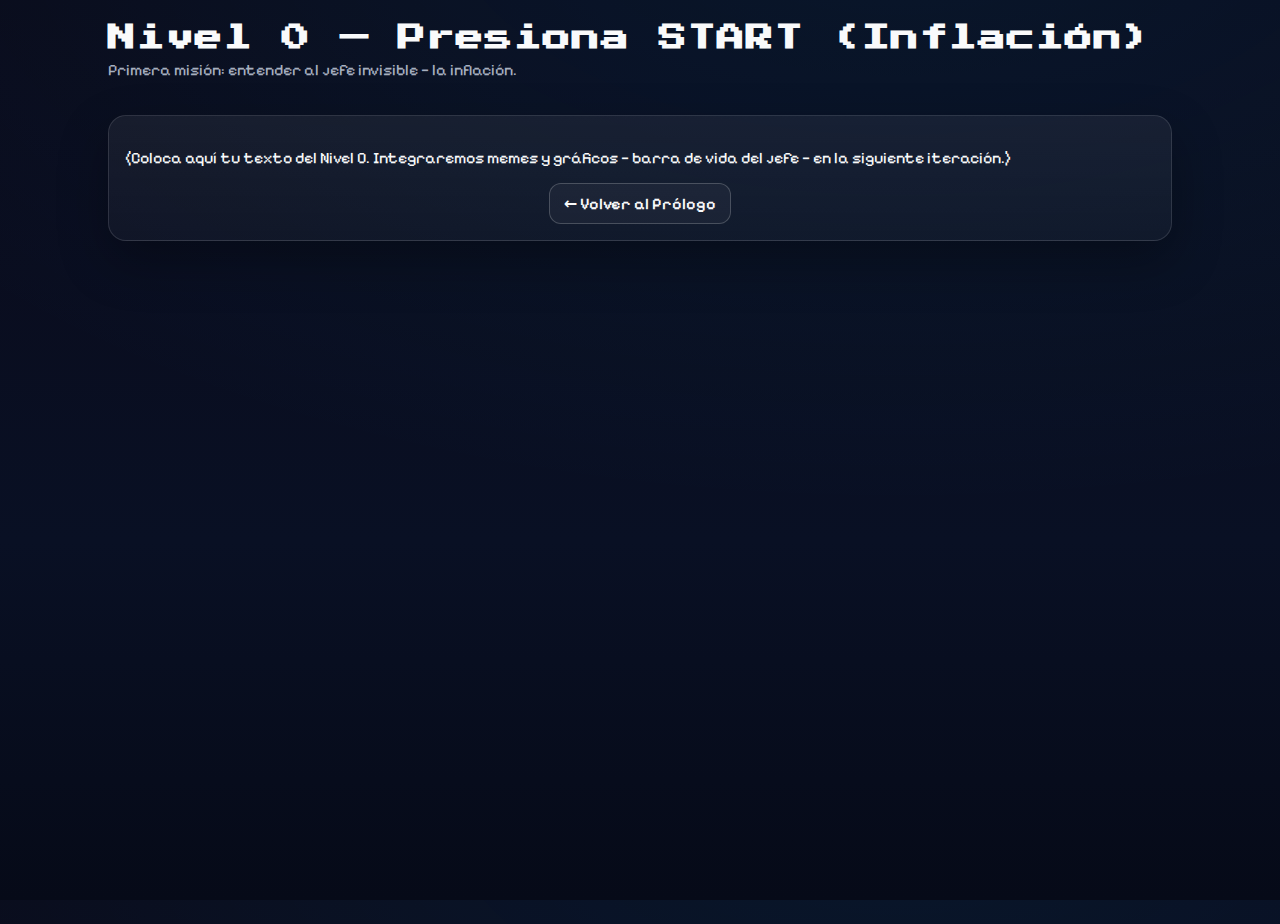
<file: de-oveja-a-lobo-site/de-oveja-a-lobo-site/levels/nivel-0.html>
<!doctype html>
<html lang="es">
<head>
<meta charset="utf-8"/>
<meta name="viewport" content="width=device-width, initial-scale=1"/>
<title>Nivel 0 — Presiona START (Inflación)</title>
<link rel="stylesheet" href="../assets/css/style.css"/>
</head>
<body>
  <div class="header">
    <h1>Nivel 0 — Presiona START (Inflación)</h1>
    <p>Primera misión: entender al jefe invisible — la inflación.</p>
  </div>
  <main class="hero">
    <div class="card">
      <div class="body">
        <p>(Coloca aquí tu texto del Nivel 0. Integraremos memes y gráficos — barra de vida del jefe — en la siguiente iteración.)</p>
        <div class="center"><a class="btn" href="prologo.html">← Volver al Prólogo</a></div>
      </div>
    </div>
  </main>
</body>
</html>
</file>
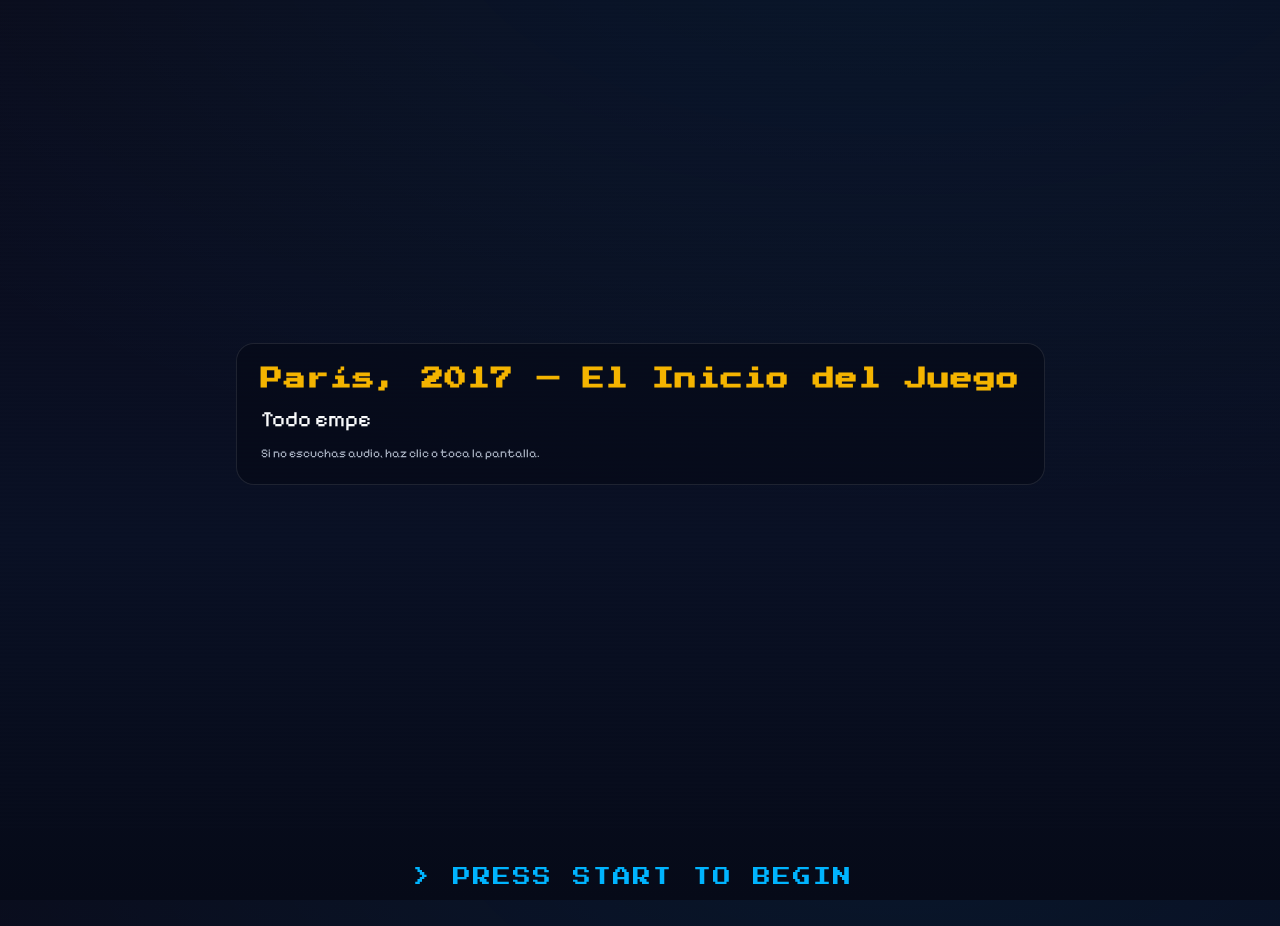
<file: de-oveja-a-lobo-site/de-oveja-a-lobo-site/levels/prologo.html>
<!doctype html>
<html lang="es">
<head>
<meta charset="utf-8"/>
<meta name="viewport" content="width=device-width, initial-scale=1"/>
<title>Prólogo — De Oveja a Lobo</title>
<link rel="stylesheet" href="../assets/css/style.css"/>
</head>
<body>

<section class="cinematic" id="intro">
  <div class="backdrop"></div>
  <div class="scanlines"></div>
  <div class="type">
    <h2>París, 2017 — El Inicio del Juego</h2>
    <p id="typewriter"></p>
    <div class="small">Si no escuchas audio, haz clic o toca la pantalla.</div>
  </div>
</section>

<section class="press-start" id="press">
  <div class="msg">&gt; PRESS START TO BEGIN<span class="cursor"></span></div>
</section>

<div class="flash" id="flash"></div>

<section class="mission" id="mission0" style="display:none">
  <h3>🗺️ MISIÓN 0 — El Juego del Dinero</h3>
  <ul>
    <li>Despertar del sueño financiero.</li>
    <li>Elegir: oveja o lobo (mentalidad).</li>
    <li>Prepararte para fallar, aprender y volver a intentar.</li>
  </ul>
  <div class="center">
    <a class="btn primary" href="nivel-0.html">▶ Continuar al Nivel 0</a>
  </div>
</section>

<audio id="bg-music" src="../assets/sounds/game_music.wav" preload="auto" loop></audio>
<audio id="retro-loop" src="../assets/sounds/retro_loop.wav" preload="auto" loop></audio>
<audio id="type-sfx" src="../assets/sounds/typewriter.mp3" preload="auto"></audio>
<audio id="start-beep" src="../assets/sounds/start_beep.wav" preload="auto"></audio>
<audio id="glitch" src="../assets/sounds/transition_glitch.wav" preload="auto"></audio>
<audio id="win" src="../assets/sounds/win_jingle.wav" preload="auto"></audio>

<script>
const text = `Todo empezó en París, 2017.\nUna oveja perdida observaba a los lobos en traje,\ncazando dinero bajo las luces de la ciudad...`;
const el = document.getElementById('typewriter');
const typeSfx = document.getElementById('type-sfx');
const bgMusic = document.getElementById('bg-music');
let audioReady = false;

function playOnce(a){ try{ a.currentTime = 0; a.play(); }catch(e){} }
function tryPlay(a){ a.play().then(()=>{}).catch(()=>{}); }

function typewrite(i=0){
  if(i === 0 && audioReady){ playOnce(typeSfx); tryPlay(bgMusic); }
  if(i < text.length){
    el.innerHTML += text[i] === "\n" ? "<br/>" : text[i];
    setTimeout(()=>typewrite(i+1), 36);
  }
}

document.addEventListener('click', ()=>{
  audioReady = true;
  tryPlay(bgMusic);
  tryPlay(typeSfx);
}, { once:true });

window.addEventListener('load', ()=>{
  setTimeout(typewrite, 400);
});

const press = document.getElementById('press');
const flash = document.getElementById('flash');
const startBeep = document.getElementById('start-beep');
const glitch = document.getElementById('glitch');
const retro = document.getElementById('retro-loop');
const mission0 = document.getElementById('mission0');

function startSequence(){
  if(audioReady){ playOnce(startBeep); }
  flash.classList.add('on');
  setTimeout(()=>flash.classList.remove('on'), 250);
  setTimeout(()=>{
    if(audioReady){ playOnce(glitch); }
    bgMusic.pause();
    tryPlay(retro);
    mission0.style.display = 'block';
    press.style.display = 'none';
    setTimeout(()=>{ const win = document.getElementById('win'); if(audioReady){ playOnce(win); } }, 600);
  }, 250);
}

press.addEventListener('click', startSequence);
document.addEventListener('keydown', (e)=>{ if(e.key === 'Enter'){ startSequence(); } });
</script>

</body>
</html>
</file>
<file: assets/css/style.css>
@import url('https://fonts.googleapis.com/css2?family=Pixelify+Sans:wght@400;600;700&family=Press+Start+2P&display=swap');
:root{
  --bg:#0a0a1a; --ink:#f9fafb; --muted:#a7b0c0; --gold:#f4b400; --cyan:#00b4ff;
}
*{box-sizing:border-box}
html,body{height:100%}
body{margin:0;background:radial-gradient(1200px 600px at 70% -10%, rgba(0,180,255,.08), transparent), linear-gradient(180deg,#0a0a1a,#091024 60%, #060a18);color:var(--ink);font-family:'Pixelify Sans', system-ui, -apple-system, Segoe UI, Roboto, Arial}
a{color:var(--cyan);text-decoration:none}
a:hover{text-decoration:underline}
.header{max-width:1100px;margin:24px auto;padding:0 18px}
.header h1{font-family:'Press Start 2P', monospace; font-size:clamp(18px,3.2vw,28px); letter-spacing:1px; margin:6px 0 8px}
.header p{color:var(--muted);margin:0}
.navbar{position:sticky;top:0;backdrop-filter:blur(8px);background:rgba(4,8,20,.6);border-bottom:1px solid rgba(255,255,255,.06);z-index:20}
.navbar .wrap{display:flex;gap:14px;align-items:center;max-width:1100px;margin:auto;padding:10px 18px}
.btn{display:inline-flex;align-items:center;gap:8px;padding:10px 14px;border:1px solid rgba(255,255,255,.2);border-radius:12px;background:rgba(255,255,255,.04);color:var(--ink);font-weight:600}
.btn.primary{background:linear-gradient(180deg,var(--cyan),#0081c2);border-color:transparent;color:#041018}
.hero{max-width:1100px;margin:0 auto 24px;padding:12px 18px;display:grid;gap:16px}
.card{background:linear-gradient(180deg,rgba(255,255,255,.06),rgba(255,255,255,.03));border:1px solid rgba(255,255,255,.12);border-radius:18px;overflow:hidden;box-shadow:0 20px 50px rgba(0,0,0,.3)}
.card .body{padding:16px}
.grid{display:grid;grid-template-columns:repeat(auto-fill,minmax(260px,1fr));gap:16px}
.level-link{display:block;padding:16px;border:1px solid rgba(255,255,255,.12);border-radius:16px;background:rgba(255,255,255,.04)}
.footer{max-width:1100px;margin:20px auto 40px;padding:0 18px;color:var(--muted);font-size:12px}
/* Prologo cinematic */
.cinematic{min-height:92vh;display:grid;place-items:center;position:relative;overflow:hidden}
.cinematic .backdrop{position:absolute;inset:0;opacity:.35;background:
  url('https://images.unsplash.com/photo-1528909514045-2fa4ac7a08ba?q=80&w=2000&auto=format&fit=crop') center/cover no-repeat;
  filter:grayscale(70%) brightness(.6) contrast(1.1);
}
.scanlines{position:absolute;inset:0;background:repeating-linear-gradient(0deg, rgba(255,255,255,.06) 0 2px, transparent 2px 4px);mix-blend-mode:overlay;opacity:.2;pointer-events:none}
.type{max-width:900px;z-index:2;padding:24px;border-radius:18px;background:rgba(4,8,20,.55);border:1px solid rgba(255,255,255,.1)}
.type h2{font-family:'Press Start 2P', monospace; font-size:clamp(16px,3vw,22px); letter-spacing:1px; margin:0 0 12px; color:var(--gold)}
.type p{font-size:clamp(18px,2.2vw,22px);line-height:1.6;margin:8px 0}
.cursor{display:inline-block;width:10px;background:var(--ink);animation:blink 1s steps(1,end) infinite;margin-left:4px}
@keyframes blink{50%{opacity:0}}
.press-start{display:grid;place-items:center;padding:40px 0}
.press-start .msg{font-family:'Press Start 2P', monospace; font-size:clamp(14px,2.4vw,18px); letter-spacing:2px; color:var(--cyan)}
.flash{position:fixed;inset:0;background:#fff;opacity:0;pointer-events:none;transition:opacity .25s ease}
.flash.on{opacity:1}
/* Mission screen */
.mission{max-width:900px;margin:24px auto;padding:18px;border-radius:18px;background:linear-gradient(180deg,rgba(255,255,255,.06),rgba(255,255,255,.03));border:1px solid rgba(255,255,255,.12)}
.mission h3{font-family:'Press Start 2P', monospace;font-size:clamp(16px,2.2vw,18px);margin:0 0 12px;color:var(--gold)}
.mission ul{margin:0 0 10px 18px}
.center{display:flex;gap:12px;justify-content:center;margin-top:14px}
.small{font-size:12px;color:var(--muted)}
</file>
<file: de-oveja-a-lobo-site/de-oveja-a-lobo-site/assets/css/style.css>
@import url('https://fonts.googleapis.com/css2?family=Pixelify+Sans:wght@400;600;700&family=Press+Start+2P&display=swap');
:root{
  --bg:#0a0a1a; --ink:#f9fafb; --muted:#a7b0c0; --gold:#f4b400; --cyan:#00b4ff;
}
*{box-sizing:border-box}
html,body{height:100%}
body{margin:0;background:radial-gradient(1200px 600px at 70% -10%, rgba(0,180,255,.08), transparent), linear-gradient(180deg,#0a0a1a,#091024 60%, #060a18);color:var(--ink);font-family:'Pixelify Sans', system-ui, -apple-system, Segoe UI, Roboto, Arial}
a{color:var(--cyan);text-decoration:none}
a:hover{text-decoration:underline}
.header{max-width:1100px;margin:24px auto;padding:0 18px}
.header h1{font-family:'Press Start 2P', monospace; font-size:clamp(18px,3.2vw,28px); letter-spacing:1px; margin:6px 0 8px}
.header p{color:var(--muted);margin:0}
.navbar{position:sticky;top:0;backdrop-filter:blur(8px);background:rgba(4,8,20,.6);border-bottom:1px solid rgba(255,255,255,.06);z-index:20}
.navbar .wrap{display:flex;gap:14px;align-items:center;max-width:1100px;margin:auto;padding:10px 18px}
.btn{display:inline-flex;align-items:center;gap:8px;padding:10px 14px;border:1px solid rgba(255,255,255,.2);border-radius:12px;background:rgba(255,255,255,.04);color:var(--ink);font-weight:600}
.btn.primary{background:linear-gradient(180deg,var(--cyan),#0081c2);border-color:transparent;color:#041018}
.hero{max-width:1100px;margin:0 auto 24px;padding:12px 18px;display:grid;gap:16px}
.card{background:linear-gradient(180deg,rgba(255,255,255,.06),rgba(255,255,255,.03));border:1px solid rgba(255,255,255,.12);border-radius:18px;overflow:hidden;box-shadow:0 20px 50px rgba(0,0,0,.3)}
.card .body{padding:16px}
.grid{display:grid;grid-template-columns:repeat(auto-fill,minmax(260px,1fr));gap:16px}
.level-link{display:block;padding:16px;border:1px solid rgba(255,255,255,.12);border-radius:16px;background:rgba(255,255,255,.04)}
.footer{max-width:1100px;margin:20px auto 40px;padding:0 18px;color:var(--muted);font-size:12px}
/* Prologo cinematic */
.cinematic{min-height:92vh;display:grid;place-items:center;position:relative;overflow:hidden}
.cinematic .backdrop{position:absolute;inset:0;opacity:.35;background:
  url('https://images.unsplash.com/photo-1528909514045-2fa4ac7a08ba?q=80&w=2000&auto=format&fit=crop') center/cover no-repeat;
  filter:grayscale(70%) brightness(.6) contrast(1.1);
}
.scanlines{position:absolute;inset:0;background:repeating-linear-gradient(0deg, rgba(255,255,255,.06) 0 2px, transparent 2px 4px);mix-blend-mode:overlay;opacity:.2;pointer-events:none}
.type{max-width:900px;z-index:2;padding:24px;border-radius:18px;background:rgba(4,8,20,.55);border:1px solid rgba(255,255,255,.1)}
.type h2{font-family:'Press Start 2P', monospace; font-size:clamp(16px,3vw,22px); letter-spacing:1px; margin:0 0 12px; color:var(--gold)}
.type p{font-size:clamp(18px,2.2vw,22px);line-height:1.6;margin:8px 0}
.cursor{display:inline-block;width:10px;background:var(--ink);animation:blink 1s steps(1,end) infinite;margin-left:4px}
@keyframes blink{50%{opacity:0}}
.press-start{display:grid;place-items:center;padding:40px 0}
.press-start .msg{font-family:'Press Start 2P', monospace; font-size:clamp(14px,2.4vw,18px); letter-spacing:2px; color:var(--cyan)}
.flash{position:fixed;inset:0;background:#fff;opacity:0;pointer-events:none;transition:opacity .25s ease}
.flash.on{opacity:1}
/* Mission screen */
.mission{max-width:900px;margin:24px auto;padding:18px;border-radius:18px;background:linear-gradient(180deg,rgba(255,255,255,.06),rgba(255,255,255,.03));border:1px solid rgba(255,255,255,.12)}
.mission h3{font-family:'Press Start 2P', monospace;font-size:clamp(16px,2.2vw,18px);margin:0 0 12px;color:var(--gold)}
.mission ul{margin:0 0 10px 18px}
.center{display:flex;gap:12px;justify-content:center;margin-top:14px}
.small{font-size:12px;color:var(--muted)}
</file>
